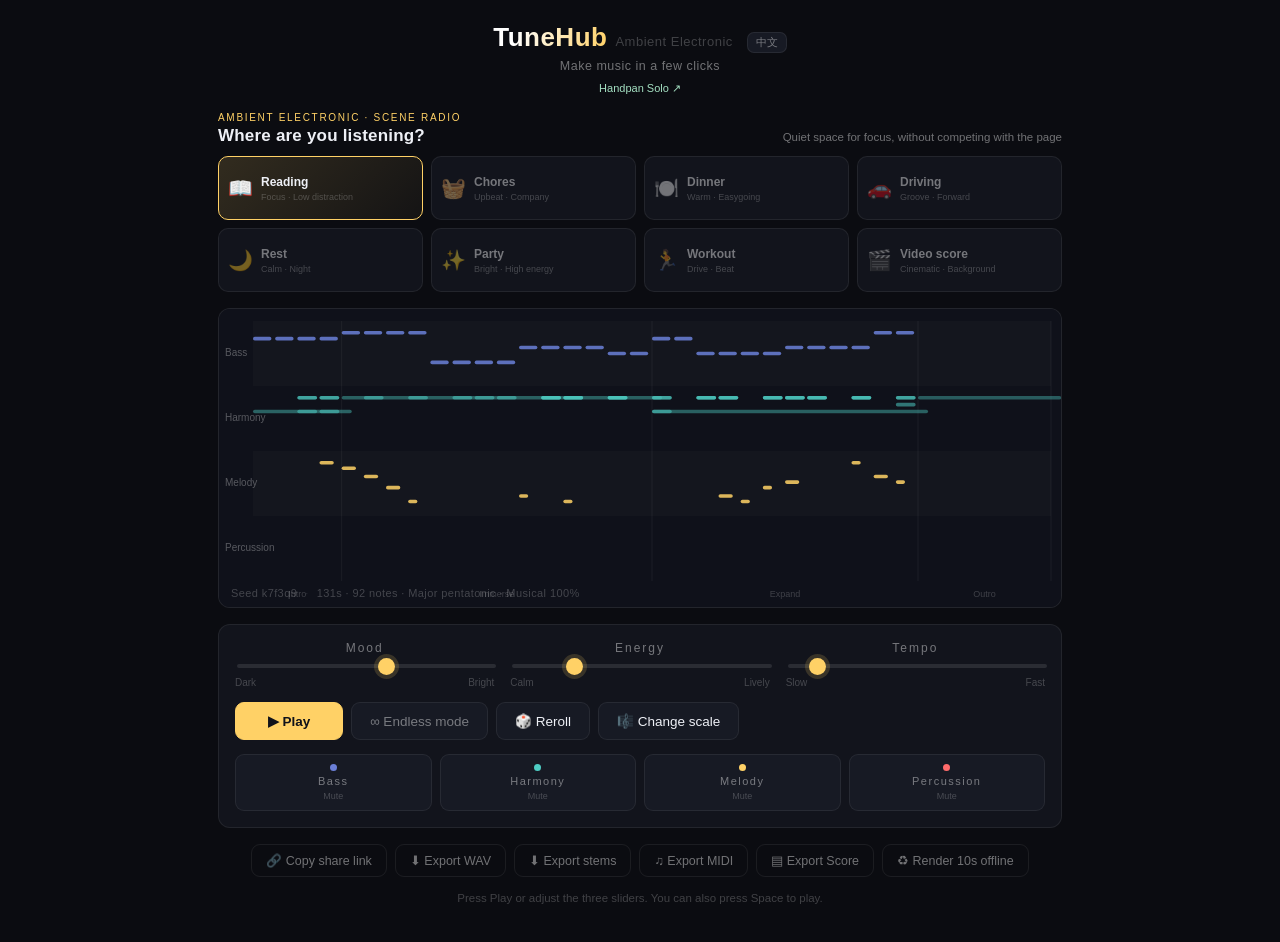
<file: index.html>
<!DOCTYPE html>
<html lang="en">
<head>
<meta charset="utf-8">
<meta name="viewport" content="width=device-width, initial-scale=1, viewport-fit=cover">
<title>TuneHub — Ambient Electronic Music</title>
<meta name="description" content="Open-source, browser-first ambient electronic music studio. Generative scenes, endless playback, and WAV / stems / MIDI / Score export — works offline and keeps playing with the screen off.">
<meta name="theme-color" content="#0b0c11">
<meta name="color-scheme" content="dark">
<link rel="manifest" href="./manifest.webmanifest">
<link rel="icon" type="image/svg+xml" href="./icons/icon.svg">
<link rel="icon" type="image/png" sizes="32x32" href="./icons/favicon-32.png">
<link rel="apple-touch-icon" href="./icons/apple-touch-icon.png">
<meta name="apple-mobile-web-app-capable" content="yes">
<meta name="mobile-web-app-capable" content="yes">
<meta name="apple-mobile-web-app-status-bar-style" content="black-translucent">
<meta name="apple-mobile-web-app-title" content="TuneHub">
<link rel="stylesheet" href="./src/ui/style.css">
</head>
<body>
<div id="app">

  <header>
    <div class="brand">
      <h1>TuneHub</h1>
      <span class="zh">Ambient Electronic</span>
      <button id="localeBtn" class="locale" type="button" title="Switch language to Chinese">中文</button>
    </div>
    <p class="tagline" id="tagline">Make music in a few clicks</p>
    <a class="product-link" id="handpanLink" href="./handpan.html">Handpan Solo ↗</a>
  </header>

  <section class="ambient-picker" aria-labelledby="ambientTitle">
    <div class="section-heading">
      <div>
        <p class="eyebrow" id="ambientEyebrow">Ambient Electronic · Scene Radio</p>
        <h2 id="ambientTitle">Where are you listening?</h2>
      </div>
      <p id="sceneStatus" class="scene-status" aria-live="polite"></p>
    </div>
    <div class="scenes" id="scenes" aria-label="Ambient electronic music scenes"></div>
  </section>

  <section class="stage">
    <canvas id="viz" aria-label="Musical note visualization"></canvas>
    <div class="hud">
      <span id="seedLabel" title="Piece seed: the same seed always creates the same music">Seed —</span>
      <span class="sep">·</span>
      <span id="statLabel">—</span>
    </div>
  </section>

  <section class="controls">
    <div class="knobs">
      <label class="knob">
        <span class="kname" id="moodLabel">Mood</span>
        <input type="range" id="mood" min="0" max="1" step="0.01" value="0.45">
        <span class="kends"><b id="moodLow">Dark</b><b id="moodHigh">Bright</b></span>
      </label>
      <label class="knob">
        <span class="kname" id="energyLabel">Energy</span>
        <input type="range" id="energy" min="0" max="1" step="0.01" value="0.55">
        <span class="kends"><b id="energyLow">Calm</b><b id="energyHigh">Lively</b></span>
      </label>
      <label class="knob">
        <span class="kname" id="bpmLabel">Tempo</span>
        <input type="range" id="bpm" min="56" max="168" step="1" value="92">
        <span class="kends"><b id="bpmLow">Slow</b><b id="bpmHigh">Fast</b></span>
      </label>
    </div>

    <div class="actions">
      <button id="playBtn" class="primary">▶ Play</button>
      <button id="endlessBtn" class="endless" aria-pressed="false" title="Automatically compose the next segment before this one ends, without interrupting playback">∞ Endless mode</button>
      <button id="rerollBtn" title="Create another piece while keeping locked parts">🎲 Reroll</button>
      <button id="scaleBtn" title="Change scale while keeping the same seed">🎼 Change scale</button>
    </div>

    <div class="voices" id="voices" aria-label="Parts"></div>
  </section>

  <footer>
    <div class="row">
      <button id="shareBtn" class="ghost">🔗 Copy share link</button>
      <button id="exportBtn" class="ghost">⬇ Export WAV</button>
      <button id="stemsBtn" class="ghost" title="Export editable WAV files for each part">⬇ Export stems</button>
      <button id="midiBtn" class="ghost" title="Export an editable Standard MIDI File">♫ Export MIDI</button>
      <button id="scoreBtn" class="ghost" title="Export a lossless Score with content references and microtonal pitch data">▤ Export Score</button>
      <button id="offlineBtn" class="ghost" title="Render from the seed to compare offline rendering with realtime playback">♻ Render 10s offline</button>
    </div>
    <p class="hint" id="hint">
      Press Play or adjust the three sliders. Lock the parts you like before rerolling the others.
    </p>
  </footer>

</div>

<script type="module" src="./src/ui/app.mjs"></script>
</body>
</html>
</file>
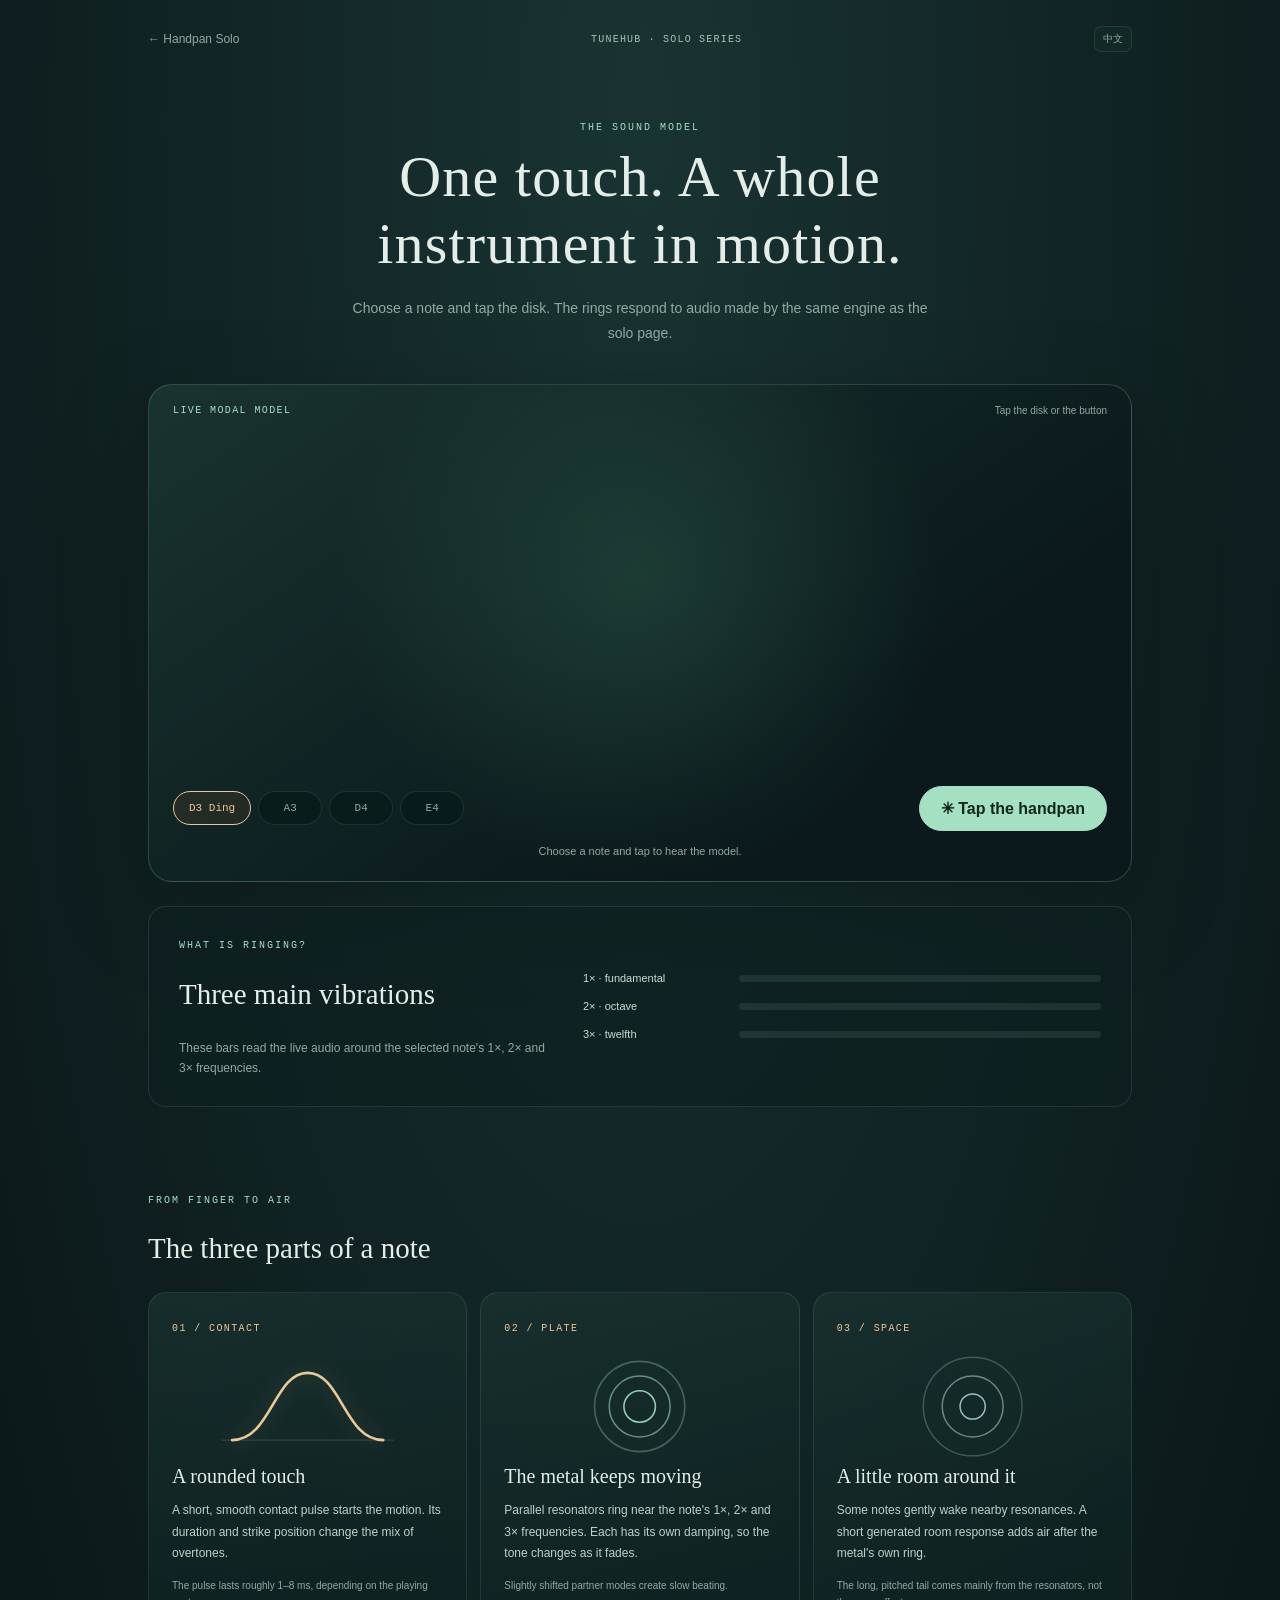
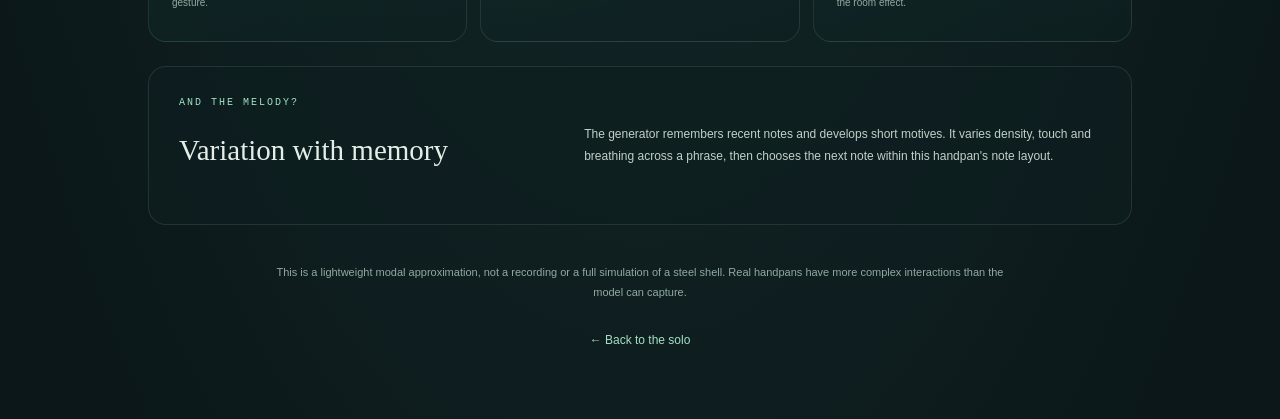
<file: handpan-guide.html>
<!doctype html>
<html lang="en">
<head>
  <meta charset="utf-8">
  <meta name="viewport" content="width=device-width, initial-scale=1, viewport-fit=cover">
  <meta name="theme-color" content="#0b1719">
  <meta name="color-scheme" content="dark">
  <title>How the Handpan Sound Works · TuneHub</title>
  <meta name="description" content="An interactive look at how TuneHub synthesizes a handpan: contact pulse, plate resonances, and a little generated room.">
  <link rel="manifest" href="./manifest.webmanifest">
  <link rel="icon" type="image/svg+xml" href="./icons/icon.svg">
  <link rel="icon" type="image/png" sizes="32x32" href="./icons/favicon-32.png">
  <link rel="apple-touch-icon" href="./icons/apple-touch-icon.png">
  <meta name="apple-mobile-web-app-capable" content="yes">
  <meta name="mobile-web-app-capable" content="yes">
  <meta name="apple-mobile-web-app-status-bar-style" content="black-translucent">
  <meta name="apple-mobile-web-app-title" content="TuneHub">
  <link rel="stylesheet" href="./src/ui/handpan.css">
  <link rel="stylesheet" href="./src/ui/handpan-guide.css">
</head>
<body>
  <main class="handpan-app guide-app">
    <header class="topbar">
      <a class="back-link" id="guideBack" href="./handpan.html">← Handpan Solo</a>
      <span class="pack-mark" id="handpanSeries">TUNEHUB · SOLO SERIES</span>
      <button id="localeBtn" class="locale" type="button" title="Switch language to Chinese">中文</button>
    </header>

    <section class="guide-hero">
      <p class="eyebrow" id="guideEyebrow">THE SOUND MODEL</p>
      <h1 id="guideTitle">One touch. A whole instrument in motion.</h1>
      <p id="guideIntro">Tap a note below. The rings follow the sound produced by the same engine as the solo page.</p>
    </section>

    <section class="guide-lab" id="guideLab" aria-label="Interactive handpan synthesis illustration">
      <div class="guide-lab-top">
        <span id="guideLiveLabel">LIVE MODAL MODEL</span>
        <span id="guideLabHint">Tap the disk or the button</span>
      </div>
      <canvas id="guideViz" role="button" tabindex="0" aria-label="Tap the illustrated handpan to hear a synthesized note"></canvas>
      <div class="guide-lab-bottom">
        <div class="guide-note-picker" role="group" aria-label="Choose a handpan note">
          <button class="note-button active" type="button" data-midi="50" aria-pressed="true">D3 Ding</button>
          <button class="note-button" type="button" data-midi="57" aria-pressed="false">A3</button>
          <button class="note-button" type="button" data-midi="62" aria-pressed="false">D4</button>
          <button class="note-button" type="button" data-midi="64" aria-pressed="false">E4</button>
        </div>
        <button id="guideStrike" class="strike-button" type="button">✳ Tap the handpan</button>
      </div>
      <p class="guide-status" id="guideStatus" aria-live="polite">Choose a note and tap to hear the model.</p>
    </section>

    <section class="mode-panel" aria-labelledby="guideModesTitle">
      <div class="mode-copy">
        <div class="mode-heading">
          <span class="eyebrow" id="guideModesEyebrow">WHAT IS RINGING?</span>
          <h2 id="guideModesTitle">Three main vibrations</h2>
        </div>
        <p id="guideModesIntro">These bars read the live audio around the selected note's 1×, 2× and 3× frequencies.</p>
      </div>
      <div class="mode-meters">
        <div class="mode-meter"><span class="mode-name" id="guideModeOne">1× · fundamental</span><div class="meter-track"><div id="modeOneBar" class="meter-fill"></div></div></div>
        <div class="mode-meter"><span class="mode-name" id="guideModeTwo">2× · octave</span><div class="meter-track"><div id="modeTwoBar" class="meter-fill"></div></div></div>
        <div class="mode-meter"><span class="mode-name" id="guideModeThree">3× · twelfth</span><div class="meter-track"><div id="modeThreeBar" class="meter-fill"></div></div></div>
      </div>
    </section>

    <section class="guide-process" aria-labelledby="guideProcessTitle">
      <p class="eyebrow" id="guideProcessEyebrow">FROM FINGER TO AIR</p>
      <h2 id="guideProcessTitle">The three parts of a note</h2>
      <div class="process-grid">
        <article class="process-card">
          <span class="step-number" id="guideStepContact">01 / CONTACT</span>
          <svg class="step-art" viewBox="0 0 180 100" aria-hidden="true"><path class="art-axis" d="M8 82 H172"/><path class="art-pulse" d="M18 82 C55 82 58 18 90 18 S125 82 162 82"/></svg>
          <h3 id="guideContactTitle">A rounded touch</h3>
          <p id="guideContactBody">A short, smooth contact pulse starts the motion. Its duration and strike position change the mix of overtones.</p>
          <small id="guideContactDetail">The pulse lasts roughly 1–8 ms, depending on the playing gesture.</small>
        </article>
        <article class="process-card">
          <span class="step-number" id="guideStepPlate">02 / PLATE</span>
          <svg class="step-art" viewBox="0 0 180 100" aria-hidden="true"><circle class="art-mode art-mode-one" cx="90" cy="50" r="15"/><circle class="art-mode art-mode-two" cx="90" cy="50" r="29"/><circle class="art-mode art-mode-three" cx="90" cy="50" r="43"/></svg>
          <h3 id="guidePlateTitle">The metal keeps moving</h3>
          <p id="guidePlateBody">Parallel resonators ring near the note's 1×, 2× and 3× frequencies. Each has its own damping, so the tone changes as it fades.</p>
          <small id="guidePlateDetail">Slightly shifted partner modes create slow beating.</small>
        </article>
        <article class="process-card">
          <span class="step-number" id="guideStepSpace">03 / SPACE</span>
          <svg class="step-art" viewBox="0 0 180 100" aria-hidden="true"><circle class="art-space art-space-one" cx="90" cy="50" r="12"/><circle class="art-space art-space-two" cx="90" cy="50" r="29"/><circle class="art-space art-space-three" cx="90" cy="50" r="47"/></svg>
          <h3 id="guideSpaceTitle">A little room around it</h3>
          <p id="guideSpaceBody">Some notes gently wake nearby resonances. A short generated room response adds air after the metal's own ring.</p>
          <small id="guideSpaceDetail">The long, pitched tail comes mainly from the resonators, not the room effect.</small>
        </article>
      </div>
    </section>

    <section class="guide-note">
      <div><p class="eyebrow" id="guideMelodyEyebrow">AND THE MELODY?</p><h2 id="guideMelodyTitle">Variation with memory</h2></div>
      <p id="guideMelodyBody">The generator remembers recent notes and develops short motives. It varies density, touch and breathing across a phrase, then chooses the next note within the instrument's note layout.</p>
    </section>
    <p class="guide-caveat" id="guideCaveat">This is a lightweight modal approximation, not a recording or a full simulation of a steel shell. Real handpans have more complex interactions than the model can capture.</p>
    <a class="guide-return" id="guideReturn" href="./handpan.html">← Back to the solo</a>
  </main>
  <script type="module" src="./src/ui/handpan-guide.mjs"></script>
</body>
</html>
</file>
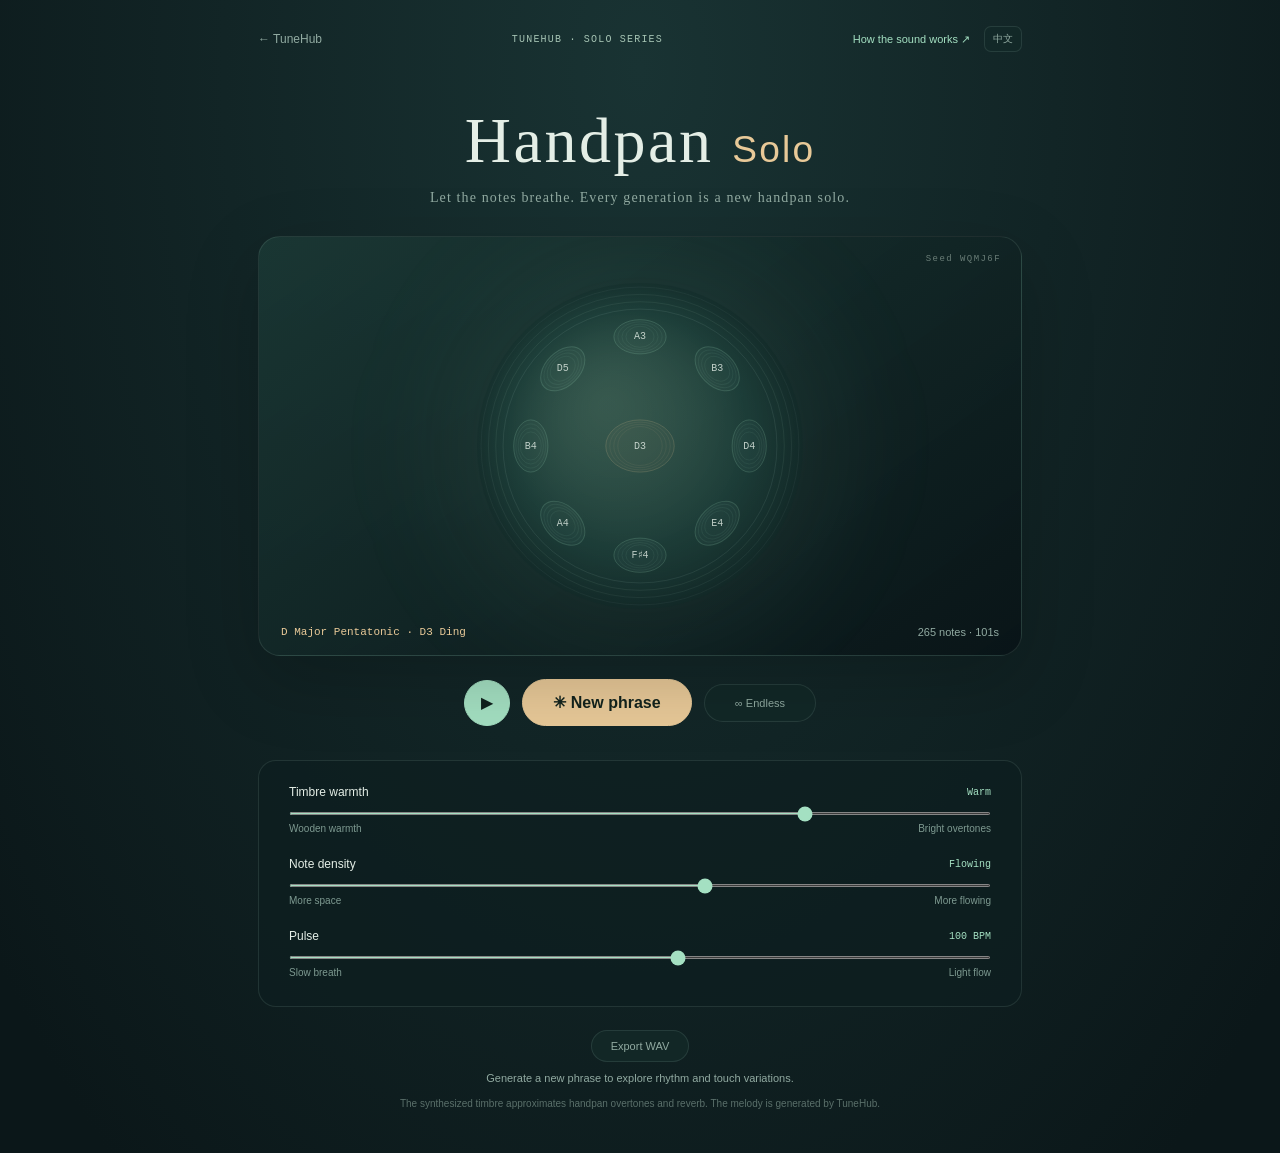
<file: handpan.html>
<!doctype html>
<html lang="en">
<head>
  <meta charset="utf-8">
  <meta name="viewport" content="width=device-width, initial-scale=1, viewport-fit=cover">
  <meta name="theme-color" content="#0b1719">
  <meta name="color-scheme" content="dark">
  <title>Handpan Solo · TuneHub</title>
  <meta name="description" content="A generative handpan solo from TuneHub. Endless phrases, long resonance, and lock-screen playback controls.">
  <link rel="manifest" href="./manifest.webmanifest">
  <link rel="icon" type="image/svg+xml" href="./icons/icon.svg">
  <link rel="icon" type="image/png" sizes="32x32" href="./icons/favicon-32.png">
  <link rel="apple-touch-icon" href="./icons/apple-touch-icon.png">
  <meta name="apple-mobile-web-app-capable" content="yes">
  <meta name="mobile-web-app-capable" content="yes">
  <meta name="apple-mobile-web-app-status-bar-style" content="black-translucent">
  <meta name="apple-mobile-web-app-title" content="TuneHub">
  <link rel="stylesheet" href="./src/ui/handpan.css">
</head>
<body>
  <main class="handpan-app">
    <header class="topbar">
      <a class="back-link" id="handpanBack" href="./index.html">← TuneHub</a>
      <span class="pack-mark" id="handpanSeries">TUNEHUB · SOLO SERIES</span>
      <div class="top-actions">
        <a class="guide-link" id="handpanGuideLink" href="./handpan-guide.html">How the sound works ↗</a>
        <button id="localeBtn" class="locale" type="button" title="Switch language to Chinese">中文</button>
      </div>
    </header>

    <section class="intro">
      <h1><span id="handpanHeadline">Handpan</span> <span>Solo</span></h1>
      <p class="lede" id="handpanLede">Let the notes breathe. Every generation is a new handpan solo.</p>
    </section>

    <section class="sound-stage" id="handpanStage" aria-label="Handpan phrase visualization">
      <div class="stage-glow"></div>
      <canvas id="viz" aria-label="Handpan notes and playback position"></canvas>
      <div class="stage-caption">
        <span id="scaleName">D Major Pentatonic · D3 Ding</span>
        <span id="pieceStats">Preparing…</span>
      </div>
      <div class="seed" id="seedLabel">Seed —</div>
    </section>

    <section class="transport" id="handpanTransport" aria-label="Playback and generation controls">
      <button id="playBtn" class="play-button" aria-label="Play">▶</button>
      <button id="randomBtn" class="random-button">✳ New phrase</button>
      <button id="endlessBtn" class="endless-button" type="button" aria-pressed="false">∞ Endless</button>
    </section>

    <section class="controls" id="handpanControls" aria-label="Handpan performance controls">
      <label class="slider-control">
        <span class="slider-title"><b id="handpanMoodLabel">Timbre warmth</b><output id="moodValue">Warm</output></span>
        <input id="mood" type="range" min="0.24" max="0.78" step="0.01" value="0.64">
        <span class="slider-ends"><span id="handpanMoodWarm">Wooden warmth</span><span id="handpanMoodBright">Bright overtones</span></span>
      </label>
      <label class="slider-control">
        <span class="slider-title"><b id="handpanDensity">Note density</b><output id="energyValue">Sparse</output></span>
        <input id="energy" type="range" min="0.12" max="0.86" step="0.01" value="0.56">
        <span class="slider-ends"><span id="handpanMoreSpace">More space</span><span id="handpanMoreFlow">More flowing</span></span>
      </label>
      <label class="slider-control">
        <span class="slider-title"><b id="handpanPulse">Pulse</b><output id="bpmValue">78 BPM</output></span>
        <input id="bpm" type="range" min="60" max="132" step="1" value="100">
        <span class="slider-ends"><span id="handpanSlowBreath">Slow breath</span><span id="handpanQuickFlow">Light flow</span></span>
      </label>
    </section>

    <footer>
      <button id="exportBtn" class="export-button">Export WAV</button>
      <p id="hint" aria-live="polite">Select New phrase to create a handpan phrase.</p>
      <p class="disclaimer" id="handpanDisclaimer">The synthesized timbre approximates handpan overtones and reverb. The melody is generated by TuneHub.</p>
    </footer>
  </main>
  <script type="module" src="./src/ui/handpan.mjs"></script>
</body>
</html>
</file>
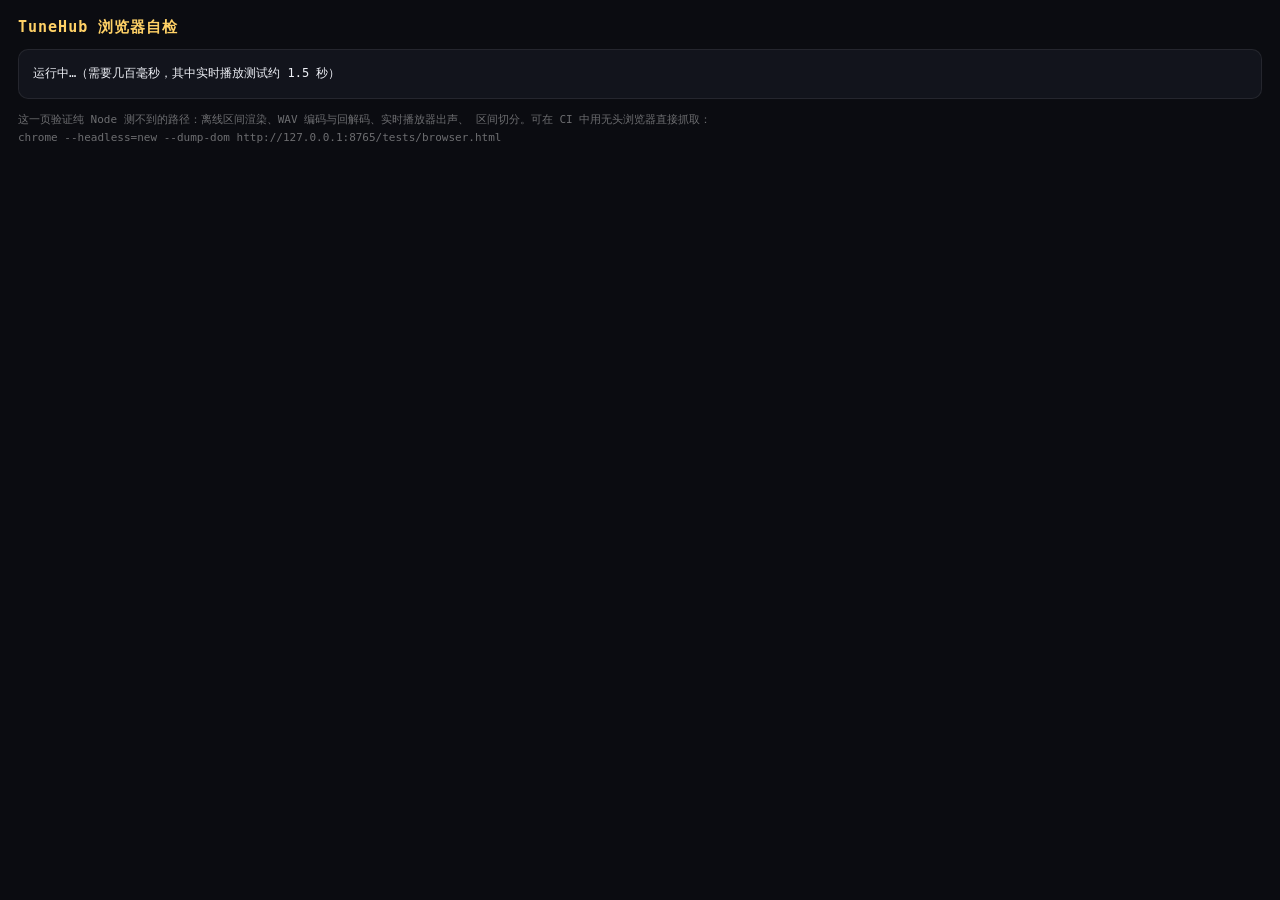
<file: tests/browser.html>
<!DOCTYPE html>
<html lang="zh-CN">
<head>
<meta charset="utf-8">
<link rel="icon" href="data:,">
<title>TuneHub 浏览器自检</title>
<style>
  body { background:#0b0c11; color:#eef0f6; font-family:ui-monospace,SFMono-Regular,Menlo,monospace;
         margin:0; padding:18px; }
  h1 { font-size:15px; font-weight:600; margin:0 0 10px; color:#ffd166; letter-spacing:1px; }
  pre { background:#12141c; border:1px solid rgba(255,255,255,.08); border-radius:10px;
        padding:14px; font-size:12px; line-height:1.65; white-space:pre-wrap; }
  .note { color:rgba(255,255,255,.4); font-size:11px; margin-top:10px; line-height:1.7; }
</style>
</head>
<body>
<h1>TuneHub 浏览器自检</h1>
<pre id="out">运行中…（需要几百毫秒，其中实时播放测试约 1.5 秒）</pre>
<p class="note">
  这一页验证纯 Node 测不到的路径：离线区间渲染、WAV 编码与回解码、实时播放器出声、
  区间切分。可在 CI 中用无头浏览器直接抓取：<br>
  <code>chrome --headless=new --dump-dom http://127.0.0.1:8765/tests/browser.html</code>
</p>
<script type="module" src="./browser-check.mjs"></script>
</body>
</html>
</file>
<file: src/ui/style.css>
/* TuneHub — 深色、克制、一个强调色。 */
:root {
  --bg: #0b0c11;
  --panel: #12141c;
  --panel-2: #171a24;
  --line: rgba(255, 255, 255, 0.07);
  --text: #eef0f6;
  --dim: rgba(255, 255, 255, 0.42);
  --dimmer: rgba(255, 255, 255, 0.22);
  --accent: #ffd166;
  --accent-dim: rgba(255, 209, 102, 0.16);
  --bass: #6b7fd7;
  --harmony: #4ecdc4;
  --melody: #ffd166;
  --perc: #ff6b6b;
  --radius: 12px;
}

* { box-sizing: border-box; }

html, body {
  margin: 0; padding: 0; min-height: 100%;
  background: var(--bg);
  color: var(--text);
  font-family: -apple-system, BlinkMacSystemFont, "PingFang SC", "Hiragino Sans GB",
               "Microsoft YaHei", "Segoe UI", sans-serif;
  -webkit-font-smoothing: antialiased;
  -webkit-tap-highlight-color: transparent;
}

#app {
  max-width: 880px;
  margin: 0 auto;
  padding: 22px 18px 34px;
  display: flex;
  flex-direction: column;
  gap: 16px;
}

/* ---------- 头部 ---------- */
header { text-align: center; }

.brand { display: flex; align-items: baseline; justify-content: center; gap: 8px; }

.brand h1 {
  margin: 0;
  font-size: 26px;
  font-weight: 700;
  letter-spacing: 0.5px;
  background: linear-gradient(100deg, #fff 20%, var(--accent));
  -webkit-background-clip: text;
  background-clip: text;
  -webkit-text-fill-color: transparent;
}

.brand .zh {
  font-size: 13px;
  color: var(--dimmer);
  letter-spacing: 3px;
}

button.locale {
  margin-left: 6px;
  padding: 4px 8px;
  border-radius: 7px;
  color: var(--dim);
  font-size: 11px;
  line-height: 1;
}

.tagline {
  margin: 6px 0 0;
  font-size: 12.5px;
  color: var(--dim);
  letter-spacing: 0.5px;
}
.product-link {
  display: inline-block;
  margin-top: 9px;
  color: #a4e0c2;
  font-size: 11px;
  text-decoration: none;
}
.product-link:hover { color: #e8c998; }

/* ---------- 氛围场景 ---------- */
.ambient-picker {
  display: flex;
  flex-direction: column;
  gap: 10px;
}
.section-heading {
  display: flex;
  align-items: end;
  justify-content: space-between;
  gap: 18px;
}
.eyebrow {
  margin: 0 0 3px;
  color: var(--accent);
  font-size: 10px;
  letter-spacing: 1.7px;
  text-transform: uppercase;
}
.section-heading h2 {
  margin: 0;
  font-size: 17px;
  letter-spacing: 0.2px;
}
.scene-status {
  max-width: 330px;
  margin: 0;
  color: var(--dim);
  font-size: 11.5px;
  line-height: 1.45;
  text-align: right;
}
.scenes {
  display: grid;
  grid-template-columns: repeat(4, minmax(0, 1fr));
  gap: 8px;
}
.scene {
  min-width: 0;
  min-height: 64px;
  display: flex;
  align-items: center;
  gap: 8px;
  padding: 9px;
  border-radius: 10px;
  background: var(--panel);
  color: var(--dim);
  text-align: left;
}
.scene:hover { color: var(--text); border-color: rgba(255, 255, 255, 0.2); }
.scene.active {
  border-color: var(--accent);
  background: linear-gradient(135deg, var(--accent-dim), rgba(255, 209, 102, 0.04));
  color: var(--text);
}
.scene-icon { font-size: 20px; line-height: 1; }
.scene-copy { min-width: 0; display: flex; flex-direction: column; gap: 3px; }
.scene-copy b { font-size: 12px; font-weight: 650; }
.scene-copy small { overflow: hidden; color: var(--dimmer); font-size: 9px; text-overflow: ellipsis; white-space: nowrap; }

/* ---------- 舞台 ---------- */
.stage {
  position: relative;
  background: var(--panel);
  border: 1px solid var(--line);
  border-radius: var(--radius);
  overflow: hidden;
  height: clamp(200px, 34vh, 300px);
}

#viz { display: block; width: 100%; height: 100%; }

.hud {
  position: absolute;
  left: 12px; right: 12px; bottom: 8px;
  display: flex;
  align-items: center;
  gap: 8px;
  font-size: 11px;
  color: var(--dimmer);
  font-variant-numeric: tabular-nums;
  pointer-events: none;
  letter-spacing: 0.4px;
}
.hud .sep { opacity: 0.5; }

/* ---------- 控件 ---------- */
.controls {
  display: flex;
  flex-direction: column;
  gap: 14px;
  background: var(--panel);
  border: 1px solid var(--line);
  border-radius: var(--radius);
  padding: 16px;
}

.knobs { display: grid; grid-template-columns: repeat(3, 1fr); gap: 16px; }

.knob { display: flex; flex-direction: column; gap: 7px; }

.kname {
  font-size: 12px;
  color: var(--dim);
  letter-spacing: 2px;
  text-align: center;
}

.kends {
  display: flex;
  justify-content: space-between;
  font-size: 10px;
  color: var(--dimmer);
}
.kends b { font-weight: 500; }

input[type="range"] {
  -webkit-appearance: none;
  appearance: none;
  width: 100%;
  height: 4px;
  border-radius: 4px;
  background: rgba(255, 255, 255, 0.1);
  outline: none;
  cursor: pointer;
}
input[type="range"]::-webkit-slider-thumb {
  -webkit-appearance: none;
  width: 17px; height: 17px;
  border-radius: 50%;
  background: var(--accent);
  border: none;
  cursor: grab;
  box-shadow: 0 0 0 4px var(--accent-dim);
  transition: transform 0.12s ease;
}
input[type="range"]::-webkit-slider-thumb:active { cursor: grabbing; transform: scale(1.12); }
input[type="range"]::-moz-range-thumb {
  width: 15px; height: 15px; border: none; border-radius: 50%;
  background: var(--accent); box-shadow: 0 0 0 4px var(--accent-dim);
}

.actions { display: flex; gap: 8px; flex-wrap: wrap; }

button {
  font-family: inherit;
  font-size: 13.5px;
  padding: 10px 18px;
  border-radius: 9px;
  border: 1px solid var(--line);
  background: var(--panel-2);
  color: var(--text);
  cursor: pointer;
  transition: all 0.16s ease;
  white-space: nowrap;
}
button:hover { border-color: rgba(255, 255, 255, 0.2); background: #1d2130; }
button:active { transform: translateY(1px); }

button.primary {
  background: var(--accent);
  border-color: var(--accent);
  color: #10121a;
  font-weight: 650;
  flex: 0 0 auto;
  min-width: 108px;
}
button.primary:hover { filter: brightness(1.07); background: var(--accent); }

button.endless { color: var(--dim); }
button.endless.active {
  border-color: var(--harmony);
  background: rgba(78, 205, 196, 0.12);
  color: var(--harmony);
}

button:disabled { opacity: 0.45; cursor: progress; }

/* ---------- 声部 ---------- */
.voices { display: grid; grid-template-columns: repeat(4, 1fr); gap: 8px; }
.voices > .voice { min-width: 0; }

.voice {
  display: flex;
  flex-direction: column;
  align-items: center;
  gap: 4px;
  padding: 9px 4px;
  border-radius: 9px;
  border: 1px solid var(--line);
  background: var(--panel-2);
  cursor: pointer;
  user-select: none;
  transition: all 0.16s ease;
}
.voice:hover { border-color: rgba(255, 255, 255, 0.18); }
.voice.muted { opacity: 0.34; }

.voice .vname { font-size: 11px; letter-spacing: 1.5px; color: var(--dim); }
.voice .vdot { width: 7px; height: 7px; border-radius: 50%; background: var(--vc, #fff); }
.voice .vlock {
  font-size: 9px;
  letter-spacing: 0;
  color: var(--dimmer);
  white-space: nowrap;
  overflow: hidden;
  text-overflow: ellipsis;
  max-width: 100%;
  padding: 0 2px;
}
.voice.locked .vlock { color: var(--accent); }
.voice.muted .vname { text-decoration: line-through; }

/* ---------- 底部 ---------- */
footer { display: flex; flex-direction: column; gap: 9px; }

footer .row { display: flex; gap: 8px; flex-wrap: wrap; justify-content: center; }

button.ghost {
  background: transparent;
  font-size: 12.5px;
  padding: 8px 14px;
  color: var(--dim);
}
button.ghost:hover { color: var(--text); }

.hint {
  margin: 2px 0 0;
  text-align: center;
  font-size: 11.5px;
  line-height: 1.75;
  color: var(--dimmer);
}
.hint.warn { color: #ffb4a2; }
.hint.good { color: var(--harmony); }

@media (max-width: 560px) {
  .knobs { gap: 10px; }
  .kname { letter-spacing: 1px; }
  button { padding: 9px 14px; font-size: 13px; }
  button.primary { min-width: 92px; }
  .voices { grid-template-columns: repeat(2, 1fr); }
  .scenes { grid-template-columns: repeat(2, minmax(0, 1fr)); }
  .section-heading { align-items: start; flex-direction: column; gap: 4px; }
  .scene-status { max-width: none; text-align: left; }
  .brand h1 { font-size: 22px; }
}
</file>
<file: src/ui/handpan.css>
:root {
  color-scheme: dark;
  --bg: #0b1719;
  --panel: #102023;
  --line: rgba(201, 232, 217, .11);
  --text: #e4eee6;
  --dim: #91aaa1;
  --mint: #a4e0c2;
  --gold: #e8c998;
}
* { box-sizing: border-box; }
body {
  margin: 0;
  min-height: 100vh;
  background: radial-gradient(ellipse at 50% 6%, #193333 0, var(--bg) 52rem);
  color: var(--text);
  font-family: "DM Sans", "PingFang SC", sans-serif;
}
button, input { font: inherit; }
button { color: inherit; cursor: pointer; }
.handpan-app { max-width: 820px; margin: 0 auto; padding: 26px 28px 44px; }
.topbar { display: flex; justify-content: space-between; align-items: center; color: var(--dim); font: 10px "DM Mono", monospace; letter-spacing: .12em; }
.back-link { color: var(--dim); text-decoration: none; letter-spacing: 0; font: 12px "DM Sans", sans-serif; }
.back-link:hover { color: var(--mint); }
.pack-mark { color: #a6c4b4; }
.top-actions { display: flex; align-items: center; gap: 14px; }
.guide-link { color: var(--mint); text-decoration: none; font: 11px "DM Sans", sans-serif; letter-spacing: 0; white-space: nowrap; }
.guide-link:hover { color: var(--gold); }
button.locale { padding: 5px 8px; border: 1px solid var(--line); border-radius: 7px; background: rgba(19, 42, 41, .8); color: var(--dim); font: 10px "DM Sans", sans-serif; letter-spacing: 0; }
.intro { text-align: center; padding: 54px 0 30px; }
.eyebrow { margin: 0 0 10px; color: var(--mint); font: 10px "DM Mono", monospace; letter-spacing: .2em; }
h1 { margin: 0; font: 500 clamp(42px, 8vw, 64px)/1.1 "Noto Serif SC", serif; letter-spacing: .04em; }
h1 span { color: var(--gold); font: 400 .58em "DM Sans", sans-serif; letter-spacing: .06em; }
.intro h1 span:first-child { color: var(--text); font: inherit; letter-spacing: inherit; }
.lede { margin: 14px 0 0; color: var(--dim); font: 14px "Noto Serif SC", serif; letter-spacing: .08em; }
.sound-stage { position: relative; height: 420px; overflow: hidden; border: 1px solid var(--line); border-radius: 22px; background: linear-gradient(145deg, rgba(28, 59, 55, .78), rgba(9, 20, 23, .95)); box-shadow: 0 24px 75px rgba(0, 0, 0, .2); }
.stage-glow { position: absolute; width: 390px; height: 390px; left: 50%; top: 50%; transform: translate(-50%, -50%); border-radius: 50%; background: rgba(138, 218, 177, .07); filter: blur(54px); pointer-events: none; }
#viz { position: relative; display: block; width: 100%; height: 100%; }
.stage-caption { position: absolute; left: 22px; right: 22px; bottom: 17px; display: flex; justify-content: space-between; color: #c3d4c9; font-size: 11px; pointer-events: none; }
#scaleName { font-family: "DM Mono", monospace; color: var(--gold); }
#pieceStats { color: var(--dim); }
.seed { position: absolute; top: 17px; right: 20px; color: rgba(212, 232, 219, .45); font: 9px "DM Mono", monospace; letter-spacing: .16em; }
.transport { display: flex; justify-content: center; align-items: center; gap: 12px; padding: 23px 0 34px; }
.transport button, .export-button { border: 1px solid var(--line); border-radius: 999px; background: rgba(19, 42, 41, .8); transition: .2s ease; }
.transport button:hover, .export-button:hover { border-color: rgba(164, 224, 194, .55); background: #183533; }
.play-button { width: 46px; height: 46px; color: #10211d; background: var(--mint) !important; border-color: var(--mint) !important; font-size: 16px; }
.play-button:hover { filter: brightness(1.08); }
.random-button { min-width: 170px; padding: 13px 22px; color: #12231d; background: var(--gold) !important; border-color: var(--gold) !important; font-weight: 700; }
.random-button:hover { filter: brightness(1.06); }
.random-button span { margin-right: 5px; }
.endless-button { min-width: 112px; padding: 12px 16px; color: var(--dim); font-size: 11px; }
.endless-button.active { border-color: var(--mint); background: rgba(40, 87, 72, .82); color: var(--mint); }
.controls { padding: 24px 30px 28px; border: 1px solid var(--line); border-radius: 18px; background: rgba(14, 31, 32, .7); }
.slider-control { display: block; margin-top: 23px; }
.slider-control:first-child { margin-top: 0; }
.slider-title, .slider-ends { display: flex; justify-content: space-between; align-items: center; }
.slider-title { font-size: 12px; }
.slider-title b { font-weight: 500; }
.slider-title output { color: var(--mint); font: 10px "DM Mono", monospace; }
input[type="range"] { width: 100%; height: 3px; margin: 13px 0 8px; accent-color: var(--mint); cursor: pointer; }
.slider-ends { color: #7d9990; font-size: 10px; }
footer { display: flex; flex-direction: column; align-items: center; gap: 10px; padding: 23px 0 0; }
.export-button { padding: 9px 19px; color: var(--dim); font-size: 11px; }
#hint { min-height: 16px; margin: 0; color: var(--dim); text-align: center; font-size: 11px; }
.disclaimer { margin: 0; color: rgba(145, 170, 161, .58); text-align: center; font-size: 10px; }
@media (max-width: 600px) {
  .handpan-app { padding: 18px 16px 32px; }
  .pack-mark { display: none; }
  .top-actions { gap: 10px; }
  .guide-link { font-size: 10px; }
  .intro { padding: 42px 0 24px; }
  .lede { font-size: 12px; }
  .sound-stage { height: 350px; border-radius: 16px; }
  .controls { padding: 21px 19px 24px; }
  .transport { gap: 8px; flex-wrap: wrap; }
  .random-button { min-width: 142px; padding-inline: 14px; }
  .endless-button { min-width: 100px; padding-inline: 12px; }
}
</file>
<file: src/ui/handpan-guide.css>
.guide-app { max-width: 1040px; padding-bottom: 72px; }
.guide-hero { max-width: 730px; margin: 0 auto; padding: 70px 0 38px; text-align: center; }
.guide-hero h1 { font-size: clamp(35px, 6vw, 58px); line-height: 1.16; letter-spacing: .02em; }
.guide-hero > p:last-child { max-width: 590px; margin: 18px auto 0; color: var(--dim); font-size: 14px; line-height: 1.8; }
.guide-lab { padding: 20px 24px 18px; border: 1px solid rgba(164, 224, 194, .22); border-radius: 24px; background: radial-gradient(circle at 50% 39%, rgba(54, 108, 88, .34), transparent 52%), linear-gradient(145deg, #193330, #0b191c 70%); box-shadow: 0 30px 90px rgba(0, 0, 0, .25); }
.guide-lab-top { display: flex; align-items: center; justify-content: space-between; gap: 16px; color: var(--mint); font: 10px "DM Mono", monospace; letter-spacing: .14em; }
.guide-lab-top span:last-child { color: var(--dim); font-family: "DM Sans", "PingFang SC", sans-serif; letter-spacing: 0; }
#guideViz { display: block; width: 100%; height: 370px; cursor: pointer; touch-action: manipulation; }
#guideViz:focus-visible, .guide-lab button:focus-visible, .guide-return:focus-visible { outline: 2px solid var(--gold); outline-offset: 3px; }
.guide-lab-bottom { display: flex; align-items: center; justify-content: space-between; gap: 18px; }
.guide-note-picker { display: flex; flex-wrap: wrap; gap: 7px; }
.note-button, .strike-button { border: 1px solid var(--line); border-radius: 999px; background: rgba(8, 28, 28, .82); }
.note-button { min-width: 64px; padding: 10px 15px; color: var(--dim); font: 11px "DM Mono", monospace; }
.note-button.active { border-color: var(--gold); color: var(--gold); background: rgba(90, 68, 35, .23); }
.note-button:hover { border-color: var(--gold); }
.strike-button { padding: 12px 21px; color: #13261d; background: var(--mint); border-color: var(--mint); font-weight: 700; white-space: nowrap; }
.strike-button:hover { filter: brightness(1.1); }
.guide-status { min-height: 18px; margin: 14px 0 0; color: var(--dim); font-size: 11px; text-align: center; }
.guide-status[data-kind="warn"] { color: #e9ad98; }
.mode-panel { display: grid; grid-template-columns: 1fr 1.4fr; gap: 34px; align-items: center; margin-top: 24px; padding: 27px 30px; border: 1px solid var(--line); border-radius: 18px; background: rgba(14, 31, 32, .72); }
.mode-heading .eyebrow { margin-bottom: 6px; }
.mode-heading h2, .guide-process h2, .guide-note h2 { font: 500 clamp(22px, 3vw, 29px)/1.3 "Noto Serif SC", serif; }
.mode-copy > p { margin: 12px 0 0; color: var(--dim); font-size: 12px; line-height: 1.7; }
.mode-meters { display: grid; gap: 16px; }
.mode-meter { display: grid; grid-template-columns: 142px 1fr; gap: 14px; align-items: center; }
.mode-name { color: #cbded1; font-size: 11px; }
.meter-track { height: 7px; overflow: hidden; border-radius: 99px; background: rgba(164, 224, 194, .1); }
.meter-fill { width: 0; height: 100%; border-radius: 99px; background: linear-gradient(90deg, #598c75, var(--mint)); transition: width .08s linear; }
#modeTwoBar { background: linear-gradient(90deg, #8d7859, var(--gold)); }
#modeThreeBar { background: linear-gradient(90deg, #678896, #acd8dc); }
.guide-process { margin-top: 88px; }
.guide-process > .eyebrow { margin-bottom: 6px; }
.process-grid { display: grid; grid-template-columns: repeat(3, minmax(0, 1fr)); gap: 13px; margin-top: 25px; }
.process-card { min-height: 350px; padding: 24px 23px 27px; border: 1px solid var(--line); border-radius: 18px; background: linear-gradient(165deg, rgba(26, 52, 49, .7), rgba(13, 31, 32, .75)); }
.step-number { color: var(--gold); font: 10px "DM Mono", monospace; letter-spacing: .14em; }
.step-art { display: block; width: 100%; height: 105px; margin: 19px auto 6px; }
.art-axis { fill: none; stroke: rgba(201, 232, 217, .15); stroke-width: 1; }
.art-pulse { fill: none; stroke: var(--gold); stroke-width: 2.5; stroke-linecap: round; filter: drop-shadow(0 0 10px rgba(232, 201, 152, .34)); }
.art-mode { fill: none; stroke: var(--mint); stroke-width: 1.5; }
.art-mode-one { opacity: .9; }
.art-mode-two { opacity: .56; }
.art-mode-three { opacity: .31; }
.art-space { fill: none; stroke: #acd8dc; stroke-width: 1.4; }
.art-space-one { opacity: .88; }
.art-space-two { opacity: .55; }
.art-space-three { opacity: .28; }
.process-card h3 { margin: 0 0 12px; font: 500 20px "Noto Serif SC", serif; }
.process-card p { margin: 0; color: #c1d0c8; font-size: 12px; line-height: 1.8; }
.process-card small { display: block; margin-top: 13px; color: var(--dim); font-size: 10px; line-height: 1.65; }
.guide-note { display: grid; grid-template-columns: 1fr 1.4fr; gap: 36px; align-items: center; margin-top: 24px; padding: 30px; border: 1px solid var(--line); border-radius: 18px; background: rgba(14, 31, 32, .72); }
.guide-note .eyebrow { margin-bottom: 6px; }
.guide-note p:last-child { margin: 0; color: #c1d0c8; font-size: 12px; line-height: 1.8; }
.guide-caveat { max-width: 760px; margin: 38px auto 0; color: var(--dim); font-size: 11px; line-height: 1.8; text-align: center; }
.guide-return { display: table; margin: 30px auto 0; color: var(--mint); font-size: 12px; text-decoration: none; }
.guide-return:hover { color: var(--gold); }
@media (max-width: 700px) {
  .guide-hero { padding: 52px 0 30px; }
  .guide-lab { padding: 18px 15px; }
  #guideViz { height: 320px; }
  .guide-lab-bottom { flex-direction: column; }
  .guide-note-picker { justify-content: center; }
  .mode-panel, .guide-note { grid-template-columns: 1fr; gap: 20px; padding: 23px; }
  .process-grid { grid-template-columns: 1fr; }
  .process-card { min-height: 0; }
  .guide-process { margin-top: 62px; }
}
@media (max-width: 390px) {
  .note-button { min-width: 55px; padding-inline: 10px; }
  .mode-meter { grid-template-columns: 110px 1fr; }
  .guide-lab-top span:last-child { display: none; }
}
</file>
